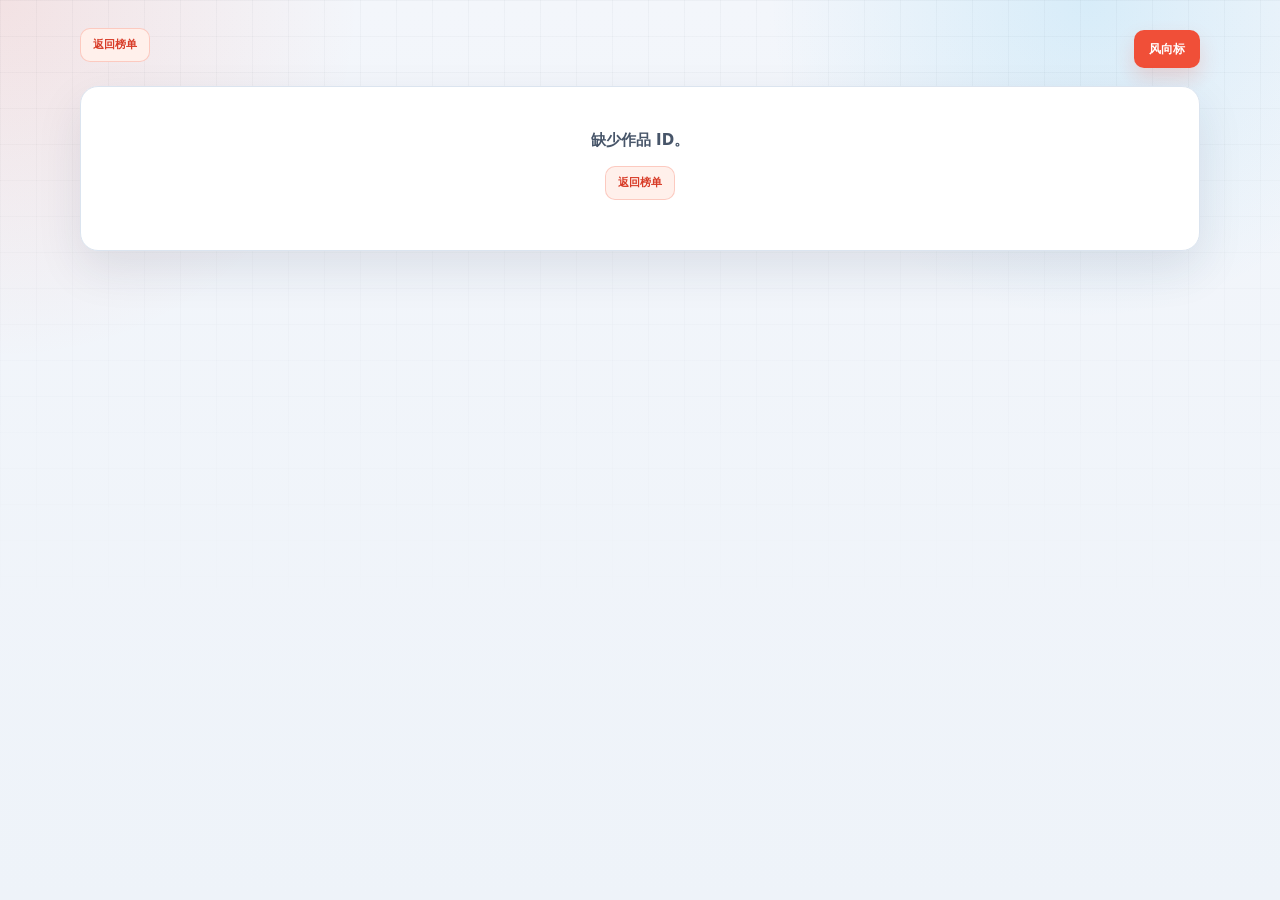
<file: book.html>
<!DOCTYPE html>
<html lang="zh-CN">
<head>
    <meta charset="UTF-8">
    <meta name="viewport" content="width=device-width, initial-scale=1.0">
    <title>作品详情 · 番茄小说榜单</title>
    <link rel="stylesheet" href="css/style.css">
    <meta name="description" content="番茄小说作品详情、在读趋势与历史上榜记录">
</head>
<body class="book-page">
    <main class="book-shell">
        <header class="book-topbar">
            <a href="index.html" class="back-link">返回榜单</a>
            <a href="trend.html" class="trend-link-btn">风向标</a>
        </header>

        <section id="book-detail" class="book-detail-page">
            <div class="book-loading">正在读取作品详情...</div>
        </section>
    </main>

    <script src="js/book.js"></script>
</body>
</html>
</file>
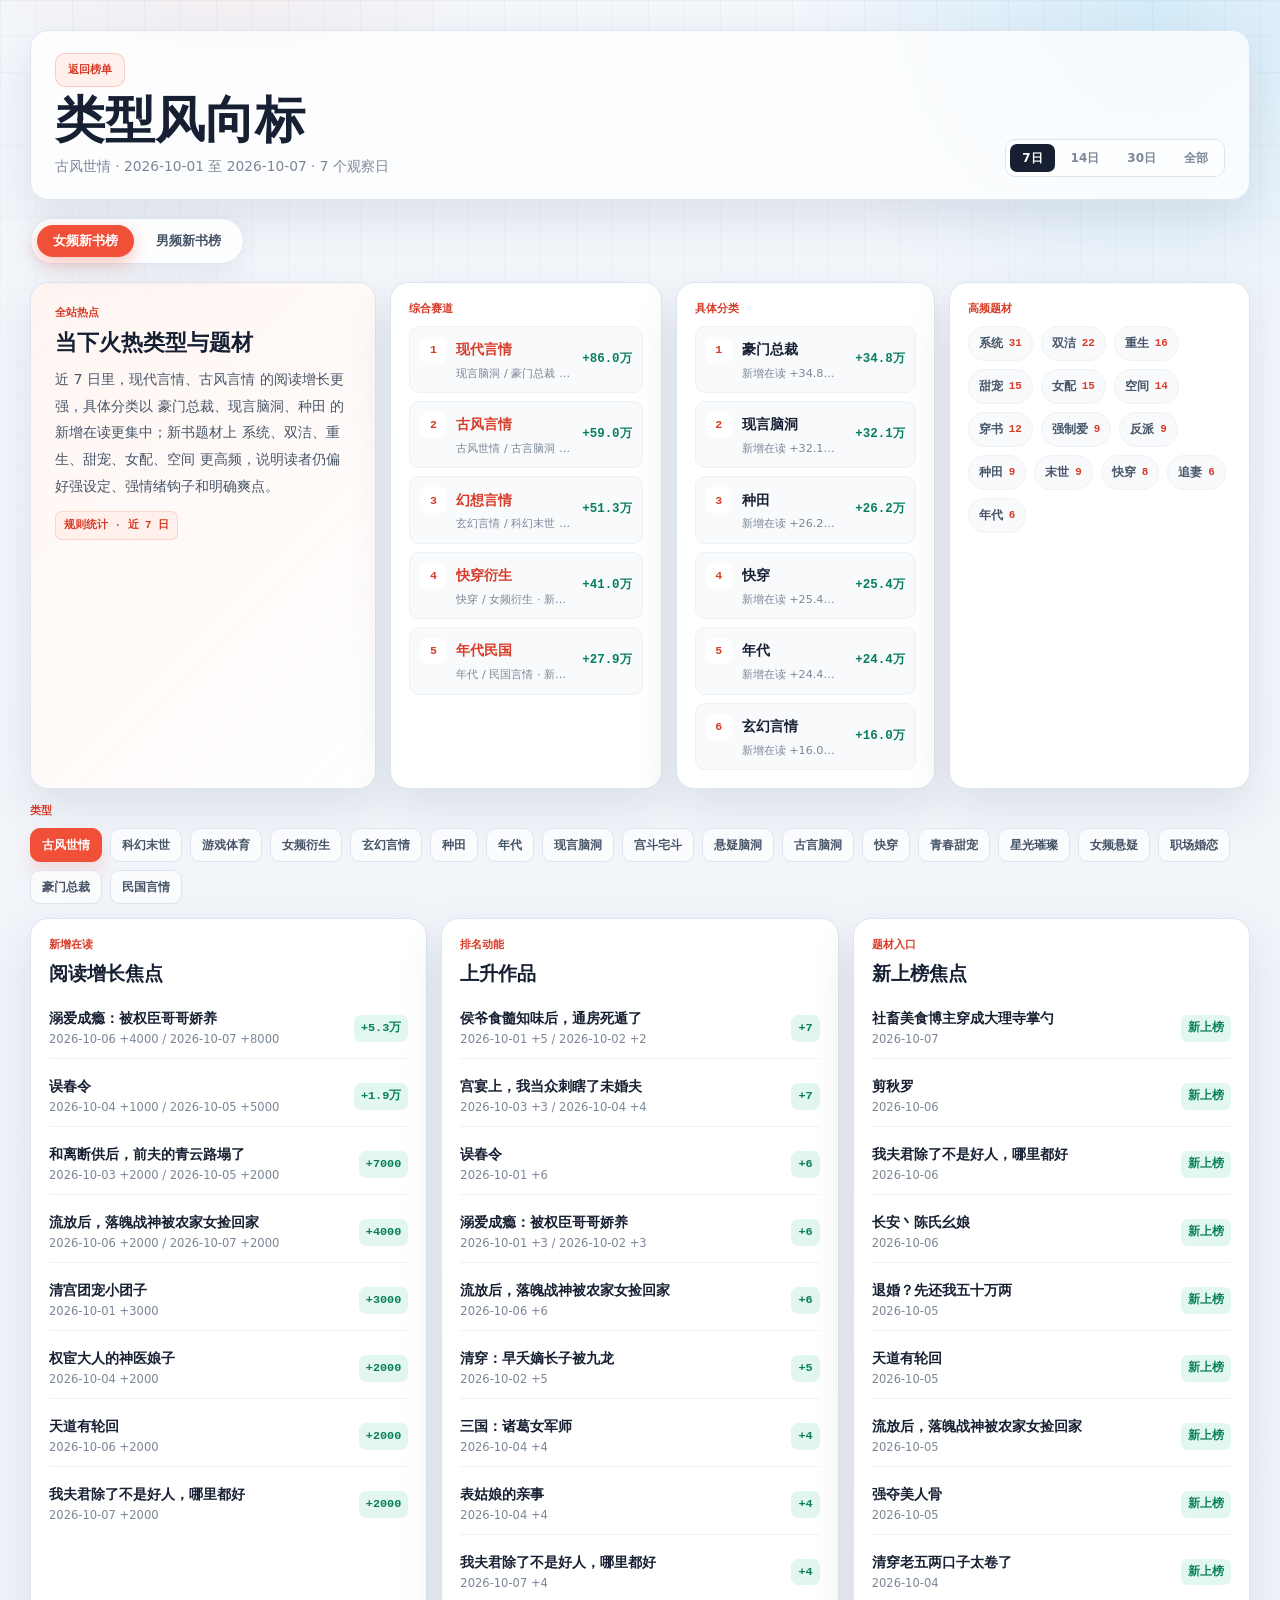
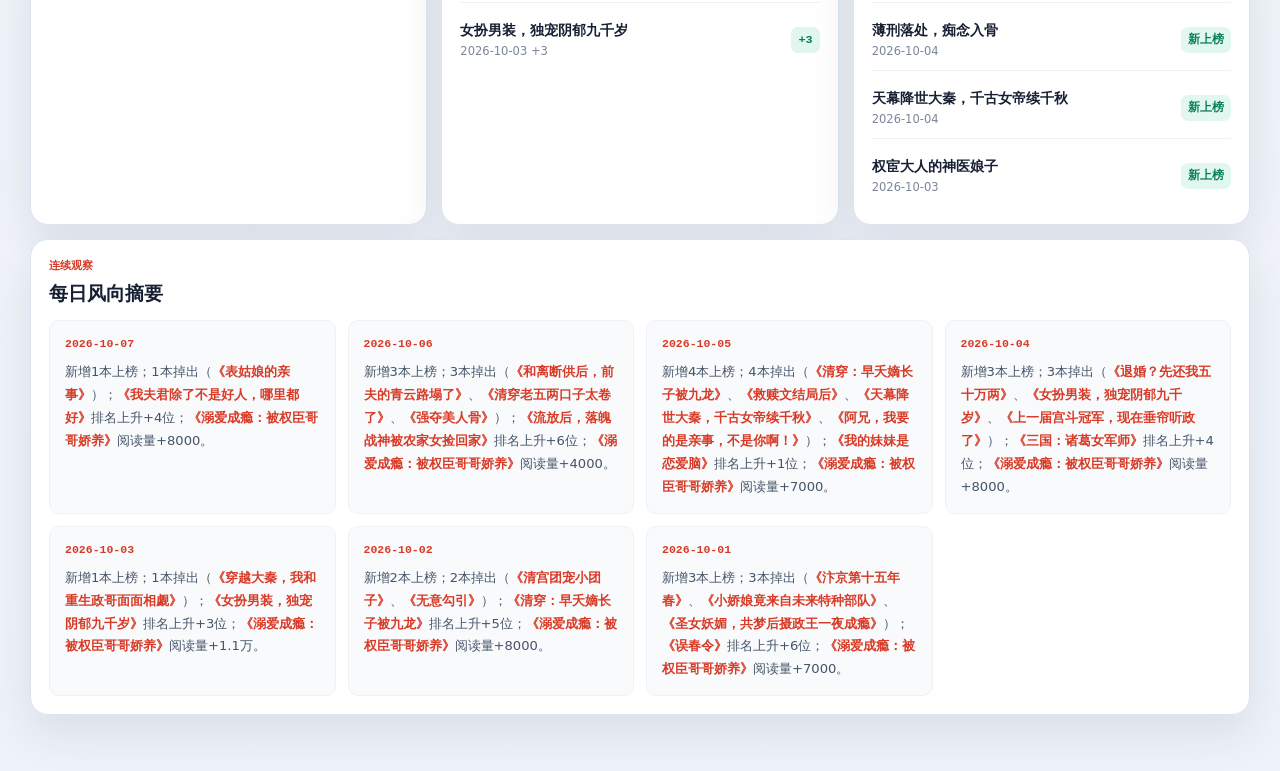
<file: trend.html>
<!DOCTYPE html>
<html lang="zh-CN">
<head>
    <meta charset="UTF-8">
    <meta name="viewport" content="width=device-width, initial-scale=1.0">
    <title>类型风向标 · 番茄小说榜单趋势分析</title>
    <link rel="stylesheet" href="css/style.css">
    <meta name="description" content="按类型聚合番茄小说女频/男频新书榜多日趋势，观察题材风向、上榜波动和阅读增长。">
</head>
<body class="trend-page">
    <div class="trend-shell">
        <header class="trend-topbar">
            <div>
                <a href="index.html" class="back-link">返回榜单</a>
                <h1>类型风向标</h1>
                <p id="trend-subtitle">加载中...</p>
            </div>
            <div class="trend-controls">
                <div class="trend-range" id="trend-range">
                    <button class="range-btn active" data-days="7">7日</button>
                    <button class="range-btn" data-days="14">14日</button>
                    <button class="range-btn" data-days="30">30日</button>
                    <button class="range-btn" data-days="all">全部</button>
                </div>
            </div>
        </header>

        <!-- 榜单切换 Tab -->
        <nav class="rank-tabs" id="rank-tabs" aria-label="榜单切换">
            <span class="loading-item">加载中...</span>
        </nav>

        <main>
            <section class="market-board">
                <article class="market-summary-card">
                    <span class="panel-kicker">全站热点</span>
                    <h2>当下火热类型与题材</h2>
                    <p id="market-summary">正在读取最新榜单和近期趋势。</p>
                    <small id="market-source" class="market-source">统计中</small>
                </article>
                <article class="market-card">
                    <span class="panel-kicker">综合赛道</span>
                    <div id="hot-genre-list" class="hot-list"></div>
                </article>
                <article class="market-card">
                    <span class="panel-kicker">具体分类</span>
                    <div id="hot-type-list" class="hot-list"></div>
                </article>
                <article class="market-card">
                    <span class="panel-kicker">高频题材</span>
                    <div id="hot-theme-list" class="theme-cloud"></div>
                </article>
            </section>

            <section class="type-filter-panel">
                <span class="panel-kicker">类型</span>
                <div id="trend-category-buttons" class="trend-category-buttons"></div>
            </section>

            <section class="trend-grid">
                <article class="trend-block">
                    <span class="panel-kicker">新增在读</span>
                    <h2>阅读增长焦点</h2>
                    <div id="reads-list" class="compact-list"></div>
                </article>

                <article class="trend-block">
                    <span class="panel-kicker">排名动能</span>
                    <h2>上升作品</h2>
                    <div id="risers-list" class="compact-list"></div>
                </article>

                <article class="trend-block">
                    <span class="panel-kicker">题材入口</span>
                    <h2>新上榜焦点</h2>
                    <div id="new-books-list" class="compact-list"></div>
                </article>

                <article class="trend-block trend-block-wide">
                    <span class="panel-kicker">连续观察</span>
                    <h2>每日风向摘要</h2>
                    <div id="summary-feed" class="summary-feed"></div>
                </article>
            </section>
        </main>
    </div>

    <script src="js/trend.js"></script>
</body>
</html>
</file>
<file: css/style.css>
/* ============================================================
   Fanqie Rank Tracker - Tomato Signal Dashboard
   Based on Open Design "dashboard": compact cards, cool surfaces,
   status-first information design. Adapted with Fanqie tomato red
   and readable Chinese data typography.
   ============================================================ */

:root {
    --bg: #f3f6fb;
    --bg-strong: #e8eef7;
    --surface: #ffffff;
    --surface-soft: #f8fafc;
    --surface-tint: #fff4f0;
    --surface-cool: #eef6ff;
    --panel: rgba(255, 255, 255, 0.86);
    --panel-solid: #ffffff;
    --border: #dbe4ef;
    --border-soft: #edf2f7;
    --border-strong: #c8d4e3;

    --text-primary: #172033;
    --text-secondary: #475569;
    --text-muted: #7b8798;
    --text-faint: #a8b3c3;

    --accent: #f04f38;
    --accent-strong: #d83b27;
    --accent-soft: rgba(240, 79, 56, 0.1);
    --accent-wash: #fff0eb;
    --accent-on: #ffffff;

    --info: #0ea5e9;
    --info-soft: rgba(14, 165, 233, 0.1);
    --green: #10b981;
    --green-soft: rgba(16, 185, 129, 0.12);
    --red: #ef4444;
    --red-soft: rgba(239, 68, 68, 0.1);
    --amber: #f59e0b;
    --amber-soft: rgba(245, 158, 11, 0.13);
    --purple: #7c3aed;

    --shadow-card: 0 18px 46px rgba(25, 39, 64, 0.1);
    --shadow-hover: 0 22px 54px rgba(25, 39, 64, 0.16);
    --ring: 0 0 0 4px rgba(240, 79, 56, 0.14);

    --radius-xl: 18px;
    --radius-lg: 14px;
    --radius-md: 10px;
    --radius-sm: 7px;
    --radius-pill: 999px;

    --sidebar-w: 282px;
    --font-display: Inter, "PingFang SC", "Microsoft YaHei", system-ui, sans-serif;
    --font-body: Inter, "PingFang SC", "Microsoft YaHei", system-ui, sans-serif;
    --font-mono: "IBM Plex Mono", "SFMono-Regular", Consolas, ui-monospace, monospace;
}

* {
    box-sizing: border-box;
    margin: 0;
    padding: 0;
}

html {
    color-scheme: light;
}

body {
    min-height: 100vh;
    background:
        radial-gradient(circle at top left, rgba(240, 79, 56, 0.12), transparent 360px),
        radial-gradient(circle at 85% 0, rgba(14, 165, 233, 0.12), transparent 320px),
        linear-gradient(180deg, var(--bg) 0%, #eef3f9 100%);
    color: var(--text-primary);
    font-family: var(--font-body);
    font-size: 15px;
    line-height: 1.55;
    overflow-x: hidden;
    -webkit-font-smoothing: antialiased;
    text-rendering: optimizeLegibility;
}

body::before {
    content: "";
    position: fixed;
    inset: 0;
    pointer-events: none;
    background-image:
        linear-gradient(rgba(23, 32, 51, 0.035) 1px, transparent 1px),
        linear-gradient(90deg, rgba(23, 32, 51, 0.035) 1px, transparent 1px);
    background-size: 36px 36px;
    mask-image: linear-gradient(180deg, rgba(0, 0, 0, 0.85), transparent 70%);
    z-index: -1;
}

button,
select,
input {
    font: inherit;
}

button,
a,
select {
    -webkit-tap-highlight-color: transparent;
}

button:focus-visible,
a:focus-visible,
select:focus-visible,
input:focus-visible {
    outline: none;
    box-shadow: var(--ring);
}

::selection {
    background: rgba(240, 79, 56, 0.2);
    color: var(--text-primary);
}

::-webkit-scrollbar {
    width: 10px;
    height: 10px;
}

::-webkit-scrollbar-track {
    background: transparent;
}

::-webkit-scrollbar-thumb {
    background: #cbd6e4;
    border: 3px solid transparent;
    border-radius: var(--radius-pill);
    background-clip: content-box;
}

::-webkit-scrollbar-thumb:hover {
    background: #aebbd0;
    border: 3px solid transparent;
    background-clip: content-box;
}

.app-container {
    display: flex;
    min-height: 100vh;
}

/* ===== Sidebar ===== */
.sidebar {
    width: var(--sidebar-w);
    flex-shrink: 0;
    position: sticky;
    top: 0;
    z-index: 100;
    height: 100vh;
    padding: 24px 14px;
    overflow-y: auto;
    background: rgba(255, 255, 255, 0.78);
    border-right: 1px solid var(--border);
    backdrop-filter: blur(18px);
    -webkit-backdrop-filter: blur(18px);
    transition: transform 0.22s cubic-bezier(0.2, 0, 0, 1);
}

.sidebar-header {
    margin-bottom: 22px;
    padding: 14px 12px 18px;
    border-bottom: 1px solid var(--border-soft);
}

.sidebar-header h1 {
    position: relative;
    padding-left: 18px;
    color: var(--text-primary);
    font-family: var(--font-display);
    font-size: 1.2rem;
    font-weight: 760;
    line-height: 1.2;
}

.sidebar-header h1::before {
    content: "";
    position: absolute;
    left: 0;
    top: 0.18em;
    width: 8px;
    height: 1.05em;
    border-radius: var(--radius-pill);
    background: linear-gradient(180deg, var(--accent), var(--info));
}

.sidebar-subtitle {
    margin-top: 7px;
    color: var(--text-secondary);
    font-size: 0.78rem;
    font-weight: 650;
}

.update-date {
    display: inline-flex;
    margin-top: 10px;
    padding: 5px 8px;
    border: 1px solid var(--border);
    border-radius: var(--radius-sm);
    background: var(--surface-soft);
    color: var(--text-muted);
    font-family: var(--font-mono);
    font-size: 0.68rem;
    font-weight: 650;
}

.category-nav ul {
    list-style: none;
}

.category-nav li {
    min-height: 38px;
    margin-bottom: 4px;
    padding: 9px 10px;
    border: 1px solid transparent;
    border-radius: var(--radius-md);
    color: var(--text-secondary);
    cursor: pointer;
    display: flex;
    align-items: center;
    justify-content: space-between;
    gap: 8px;
    font-size: 0.88rem;
    font-weight: 620;
    transition:
        background-color 0.18s ease,
        border-color 0.18s ease,
        color 0.18s ease,
        transform 0.18s ease;
}

.category-nav li:hover {
    background: var(--surface-soft);
    border-color: var(--border);
    color: var(--text-primary);
    transform: translateX(2px);
}

.category-nav li.active {
    background: var(--accent-wash);
    border-color: rgba(240, 79, 56, 0.22);
    color: var(--accent-strong);
}

.cat-badge {
    min-width: 28px;
    padding: 2px 7px;
    border-radius: var(--radius-pill);
    font-family: var(--font-mono);
    font-size: 0.68rem;
    font-weight: 760;
    text-align: center;
}

.cat-badge.new {
    background: var(--green-soft);
    color: #087f5b;
}

/* ===== Main Layout ===== */
.main-content {
    flex: 1;
    min-width: 0;
    padding: 28px 34px 48px;
}

.main-header {
    display: flex;
    align-items: flex-start;
    justify-content: space-between;
    gap: 20px;
    margin-bottom: 20px;
}

.header-left {
    flex-shrink: 0;
    min-width: 0;
}

.main-header h2 {
    color: var(--text-primary);
    font-family: var(--font-display);
    font-size: clamp(1.65rem, 2.4vw, 2.35rem);
    font-weight: 780;
    line-height: 1.08;
    letter-spacing: 0;
}

.main-header h2::after {
    content: "排名追踪 / 趋势信号";
    display: block;
    margin-top: 8px;
    color: var(--text-muted);
    font-family: var(--font-body);
    font-size: 0.78rem;
    font-weight: 650;
}

.header-right {
    display: flex;
    align-items: center;
    justify-content: flex-end;
    flex-wrap: wrap;
    gap: 10px;
}

.github-link-btn,
.trend-link-btn,
.preset-btn,
.date-picker-btn,
.date-nav-btn,
.mobile-menu-btn,
.range-btn,
.category-chip,
.back-link,
.source-link-btn,
.hot-type-row,
.book-copy-btn {
    transition:
        background-color 0.18s ease,
        border-color 0.18s ease,
        color 0.18s ease,
        box-shadow 0.18s ease,
        transform 0.18s ease;
}

.github-link-btn {
    min-height: 36px;
    padding: 8px 12px;
    border: 1px solid var(--border);
    border-radius: var(--radius-md);
    background: var(--surface);
    color: var(--text-primary);
    display: inline-flex;
    align-items: center;
    justify-content: center;
    gap: 7px;
    font-size: 0.78rem;
    font-weight: 760;
    text-decoration: none;
    white-space: nowrap;
}

.github-link-btn svg {
    width: 16px;
    height: 16px;
    fill: currentColor;
    flex: 0 0 auto;
}

.github-link-btn:hover {
    border-color: var(--text-primary);
    background: var(--text-primary);
    color: #ffffff;
    transform: translateY(-1px);
}

.trend-link-btn {
    min-height: 36px;
    padding: 8px 14px;
    border: 1px solid rgba(240, 79, 56, 0.24);
    border-radius: var(--radius-md);
    background: var(--accent);
    color: var(--accent-on);
    display: inline-flex;
    align-items: center;
    justify-content: center;
    font-size: 0.78rem;
    font-weight: 760;
    text-decoration: none;
    white-space: nowrap;
    box-shadow: 0 10px 20px rgba(240, 79, 56, 0.18);
}

.trend-link-btn:hover {
    background: var(--accent-strong);
    transform: translateY(-1px);
}

.date-presets,
.trend-range {
    display: inline-flex;
    gap: 4px;
    padding: 4px;
    border: 1px solid var(--border);
    border-radius: var(--radius-md);
    background: rgba(255, 255, 255, 0.7);
}

.preset-btn,
.range-btn {
    height: 28px;
    padding: 0 12px;
    border: 0;
    border-radius: var(--radius-sm);
    background: transparent;
    color: var(--text-muted);
    cursor: pointer;
    font-size: 0.75rem;
    font-weight: 720;
    white-space: nowrap;
}

.preset-btn:hover,
.range-btn:hover {
    background: var(--surface-soft);
    color: var(--text-primary);
}

.preset-btn.active,
.range-btn.active {
    background: var(--text-primary);
    color: #ffffff;
}

.date-picker-wrap {
    display: inline-flex;
    align-items: center;
    gap: 5px;
    position: relative;
}

.date-picker-btn {
    min-height: 36px;
    padding: 8px 12px;
    border: 1px solid var(--border);
    border-radius: var(--radius-md);
    background: var(--surface);
    color: var(--text-secondary);
    cursor: pointer;
    display: inline-flex;
    align-items: center;
    gap: 7px;
    font-family: var(--font-mono);
    font-size: 0.76rem;
    font-weight: 650;
    white-space: nowrap;
}

.date-picker-btn:hover {
    border-color: rgba(240, 79, 56, 0.28);
    color: var(--accent-strong);
}

.date-picker-btn .date-icon {
    color: var(--accent);
    font-size: 0.76rem;
}

.date-nav-btn {
    width: 34px;
    height: 34px;
    border: 1px solid var(--border);
    border-radius: var(--radius-md);
    background: var(--surface);
    color: var(--text-muted);
    cursor: pointer;
    display: inline-flex;
    align-items: center;
    justify-content: center;
    font-size: 0.68rem;
}

.date-nav-btn:hover:not(:disabled) {
    border-color: var(--accent);
    color: var(--accent-strong);
    transform: translateY(-1px);
}

.date-nav-btn:disabled {
    opacity: 0.42;
    cursor: not-allowed;
}

.date-picker-btn.is-historical {
    background: var(--accent-wash);
    border-color: rgba(240, 79, 56, 0.28);
    color: var(--accent-strong);
}

.date-input-hidden {
    position: absolute;
    top: 100%;
    right: 0;
    width: 0;
    height: 0;
    border: 0;
    opacity: 0;
    pointer-events: none;
}

.mobile-menu-btn {
    display: none;
    width: 38px;
    height: 38px;
    border: 1px solid var(--border);
    border-radius: var(--radius-md);
    background: var(--surface);
    color: var(--text-primary);
    cursor: pointer;
    font-size: 1rem;
}

.mobile-menu-btn:hover {
    border-color: var(--accent);
    color: var(--accent);
}

/* ===== Trend Panel ===== */
.trend-panel {
    display: grid;
    grid-template-columns: 1fr;
    margin-bottom: 20px;
}

.trend-ai {
    position: relative;
    min-height: 160px;
    padding: 22px 24px 24px;
    border: 1px solid rgba(240, 79, 56, 0.18);
    border-radius: var(--radius-xl);
    background:
        linear-gradient(135deg, rgba(255, 244, 240, 0.9), rgba(255, 255, 255, 0.96)),
        var(--surface);
    box-shadow: var(--shadow-card);
    overflow: hidden;
}

.trend-ai::before {
    content: "";
    position: absolute;
    inset: 0 auto 0 0;
    width: 5px;
    background: linear-gradient(180deg, var(--accent), var(--amber), var(--info));
}

.ai-label,
.panel-kicker,
.back-link {
    color: var(--accent-strong);
    font-family: var(--font-mono);
    font-size: 0.68rem;
    font-weight: 760;
    letter-spacing: 0;
    text-transform: uppercase;
}

.ai-label {
    margin-bottom: 12px;
}

.ai-content {
    color: var(--text-secondary);
    font-size: 0.92rem;
    line-height: 1.85;
    white-space: pre-wrap;
    user-select: text;
}

.ai-content strong,
.summary-item strong {
    padding: 1px 5px;
    border-radius: 4px;
    background: var(--accent-soft);
    color: var(--accent-strong);
    font-weight: 760;
}

.ai-content em {
    color: #087f5b;
    font-style: normal;
    font-weight: 720;
}

.ai-content .cursor {
    display: inline-block;
    width: 2px;
    height: 1.05em;
    margin-left: 2px;
    background: var(--accent);
    vertical-align: text-bottom;
    animation: blink 0.8s steps(1) infinite;
}

@keyframes blink {
    0%, 100% { opacity: 1; }
    50% { opacity: 0; }
}

.ai-loading,
.muted-line {
    color: var(--text-muted);
    font-size: 0.86rem;
}

/* ===== Book Grid ===== */
.books-waterfall {
    display: grid;
    grid-template-columns: repeat(auto-fill, minmax(292px, 1fr));
    gap: 16px;
    align-items: start;
}

.book-card {
    position: relative;
    display: grid;
    grid-template-columns: 98px minmax(0, 1fr);
    min-height: 188px;
    overflow: hidden;
    border: 1px solid var(--border);
    border-radius: var(--radius-xl);
    background: var(--surface);
    color: inherit;
    text-decoration: none;
    box-shadow: var(--shadow-card);
    user-select: text;
    -webkit-user-select: text;
    transition:
        border-color 0.2s ease,
        box-shadow 0.2s ease,
        transform 0.2s ease;
}

.book-card:hover {
    border-color: rgba(240, 79, 56, 0.3);
    box-shadow: var(--shadow-hover);
    transform: translateY(-3px);
}

.book-cover {
    min-height: 188px;
    background:
        linear-gradient(135deg, rgba(240, 79, 56, 0.18), rgba(14, 165, 233, 0.12)),
        var(--surface-cool);
    overflow: hidden;
    position: relative;
}

.book-cover img {
    width: 100%;
    height: 100%;
    min-height: 188px;
    object-fit: cover;
    display: block;
    transition: transform 0.5s ease;
}

.book-card:hover .book-cover img {
    transform: scale(1.04);
}

.no-cover {
    height: 100%;
    min-height: 188px;
    padding: 12px;
    color: var(--text-muted);
    display: flex;
    align-items: center;
    justify-content: center;
    font-size: 0.78rem;
    text-align: center;
}

.book-info {
    min-width: 0;
    padding: 14px 14px 13px;
    display: flex;
    flex-direction: column;
    gap: 8px;
}

.book-title {
    color: var(--text-primary);
    display: -webkit-box;
    overflow: hidden;
    font-family: var(--font-display);
    font-size: 0.98rem;
    font-weight: 760;
    letter-spacing: 0;
    line-height: 1.45;
    -webkit-box-orient: vertical;
    -webkit-line-clamp: 2;
}

.book-meta {
    display: flex;
    align-items: center;
    justify-content: space-between;
    gap: 8px;
    color: var(--text-muted);
    font-size: 0.75rem;
}

.book-author {
    min-width: 0;
    overflow: hidden;
    color: var(--text-secondary);
    font-weight: 650;
    text-overflow: ellipsis;
    white-space: nowrap;
}

.book-reads {
    flex-shrink: 0;
    padding: 3px 7px;
    border: 1px solid rgba(240, 79, 56, 0.18);
    border-radius: var(--radius-pill);
    background: var(--accent-wash);
    color: var(--accent-strong);
    font-family: var(--font-mono);
    font-size: 0.68rem;
    font-weight: 700;
}

.book-intro {
    color: var(--text-muted);
    display: -webkit-box;
    overflow: hidden;
    font-size: 0.78rem;
    line-height: 1.65;
    -webkit-box-orient: vertical;
    -webkit-line-clamp: 3;
}

.book-rank {
    position: absolute;
    left: 10px;
    top: 10px;
    z-index: 10;
    min-width: 32px;
    padding: 4px 8px;
    border: 1px solid rgba(255, 255, 255, 0.42);
    border-radius: var(--radius-md);
    background: rgba(23, 32, 51, 0.78);
    color: #ffffff;
    font-family: var(--font-mono);
    font-size: 0.76rem;
    font-weight: 800;
    text-align: center;
    backdrop-filter: blur(10px);
    -webkit-backdrop-filter: blur(10px);
}

.rank-1 {
    background: linear-gradient(135deg, #ff6a3d, #f59e0b);
    border-color: transparent;
}

.rank-2 {
    background: linear-gradient(135deg, #64748b, #94a3b8);
    border-color: transparent;
}

.rank-3 {
    background: linear-gradient(135deg, #9a6b3d, #d19b61);
    border-color: transparent;
}

.book-change {
    position: absolute;
    right: 10px;
    top: 10px;
    z-index: 10;
    padding: 4px 8px;
    border-radius: var(--radius-md);
    background: rgba(255, 255, 255, 0.86);
    border: 1px solid var(--border);
    font-family: var(--font-mono);
    font-size: 0.68rem;
    font-weight: 800;
    backdrop-filter: blur(10px);
    -webkit-backdrop-filter: blur(10px);
}

.book-change.up {
    color: #087f5b;
}

.book-change.down {
    color: #b91c1c;
}

.book-change.new {
    color: #9a5b00;
}

.book-copy-btn {
    width: max-content;
    max-width: 100%;
    margin-top: auto;
    padding: 6px 10px;
    border: 1px solid var(--border);
    border-radius: var(--radius-md);
    background: var(--surface-soft);
    color: var(--text-secondary);
    cursor: pointer;
    font-size: 0.74rem;
    font-weight: 720;
    white-space: nowrap;
}

.book-copy-btn:hover {
    border-color: rgba(240, 79, 56, 0.28);
    background: var(--accent-wash);
    color: var(--accent-strong);
    transform: translateY(-1px);
}

.book-copy-btn.copied {
    border-color: rgba(16, 185, 129, 0.24);
    background: var(--green-soft);
    color: #087f5b;
}

.empty-state {
    grid-column: 1 / -1;
    padding: 56px 20px;
    border: 1px dashed var(--border-strong);
    border-radius: var(--radius-xl);
    background: rgba(255, 255, 255, 0.72);
    color: var(--text-secondary);
    text-align: center;
}

.empty-state p {
    margin-bottom: 6px;
    font-size: 1rem;
    font-weight: 720;
}

.empty-state .empty-hint {
    color: var(--text-muted);
    font-size: 0.84rem;
    font-weight: 500;
}

/* ===== Book Detail Page ===== */
.book-page {
    min-height: 100vh;
}

.book-shell {
    width: min(1120px, calc(100% - 48px));
    margin: 0 auto;
    padding: 28px 0 56px;
}

.book-topbar {
    margin-bottom: 16px;
    display: flex;
    align-items: center;
    justify-content: space-between;
    gap: 12px;
}

.book-detail-page {
    display: grid;
    gap: 16px;
}

.book-loading,
.book-empty-state {
    padding: 42px 24px;
    border: 1px solid var(--border);
    border-radius: var(--radius-xl);
    background: var(--panel-solid);
    color: var(--text-secondary);
    box-shadow: var(--shadow-card);
    text-align: center;
}

.book-empty-state p {
    margin-bottom: 14px;
    font-weight: 720;
}

.book-detail-hero {
    padding: 22px;
    border: 1px solid var(--border);
    border-radius: var(--radius-xl);
    background:
        linear-gradient(135deg, rgba(255, 244, 240, 0.88), rgba(255, 255, 255, 0.95)),
        var(--surface);
    box-shadow: var(--shadow-card);
    display: grid;
    grid-template-columns: 180px minmax(0, 1fr);
    gap: 22px;
}

.detail-cover {
    min-height: 256px;
    overflow: hidden;
    border-radius: var(--radius-lg);
    background:
        linear-gradient(135deg, rgba(240, 79, 56, 0.18), rgba(14, 165, 233, 0.12)),
        var(--surface-cool);
}

.detail-cover img {
    width: 100%;
    height: 100%;
    min-height: 256px;
    object-fit: cover;
    display: block;
}

.detail-main {
    min-width: 0;
    display: flex;
    flex-direction: column;
    align-items: flex-start;
}

.detail-main h1 {
    margin-bottom: 8px;
    color: var(--text-primary);
    font-family: var(--font-display);
    font-size: clamp(1.7rem, 3vw, 2.6rem);
    font-weight: 800;
    line-height: 1.12;
}

.detail-author {
    color: var(--text-secondary);
    font-size: 0.9rem;
    font-weight: 650;
}

.detail-stats {
    width: 100%;
    margin: 18px 0;
    display: grid;
    grid-template-columns: repeat(3, minmax(0, 1fr));
    gap: 10px;
}

.detail-stats span {
    min-width: 0;
    padding: 12px;
    border: 1px solid var(--border-soft);
    border-radius: var(--radius-md);
    background: rgba(255, 255, 255, 0.7);
}

.detail-stats strong,
.detail-stats small {
    display: block;
}

.detail-stats strong {
    color: var(--accent-strong);
    font-family: var(--font-mono);
    font-size: 1rem;
    font-weight: 800;
}

.detail-stats small {
    margin-top: 4px;
    color: var(--text-muted);
    font-size: 0.72rem;
    font-weight: 700;
}

.detail-intro {
    color: var(--text-secondary);
    font-size: 0.92rem;
    line-height: 1.9;
}

.source-link-btn {
    min-height: 38px;
    padding: 9px 14px;
    border: 1px solid rgba(240, 79, 56, 0.24);
    border-radius: var(--radius-md);
    background: var(--accent);
    color: var(--accent-on);
    display: inline-flex;
    align-items: center;
    justify-content: center;
    font-size: 0.82rem;
    font-weight: 760;
    text-decoration: none;
    white-space: nowrap;
    box-shadow: 0 10px 20px rgba(240, 79, 56, 0.18);
}

.detail-actions {
    margin-top: 18px;
    display: flex;
    flex-wrap: wrap;
    gap: 10px;
}

.detail-actions .book-copy-btn {
    min-height: 38px;
    margin-top: 0;
}

.source-link-btn:hover {
    background: var(--accent-strong);
    transform: translateY(-1px);
}

.book-detail-grid {
    display: grid;
    grid-template-columns: minmax(0, 1.4fr) minmax(280px, 0.8fr);
    gap: 16px;
}

.detail-panel {
    padding: 18px;
    border: 1px solid var(--border);
    border-radius: var(--radius-xl);
    background: var(--panel-solid);
    box-shadow: var(--shadow-card);
}

.detail-panel h2 {
    margin-bottom: 14px;
    color: var(--text-primary);
    font-size: 1.18rem;
    font-weight: 760;
}

.reads-chart-wrap {
    width: 100%;
    overflow-x: auto;
}

.reads-chart-frame {
    position: relative;
    min-width: 620px;
}

.reads-chart {
    display: block;
    width: 100%;
    height: auto;
}

.chart-grid {
    stroke: rgba(219, 228, 239, 0.72);
    stroke-width: 1;
}

.chart-axis-base {
    stroke: var(--border-strong);
    stroke-width: 1;
}

.chart-axis-label,
.chart-date-label {
    fill: var(--text-muted);
    font-family: var(--font-mono);
    font-size: 0.68rem;
    font-weight: 650;
}

.reads-line {
    fill: none;
    stroke: var(--accent);
    stroke-width: 2.4;
    stroke-linecap: round;
    stroke-linejoin: round;
}

.chart-hover-line {
    opacity: 0;
    stroke: var(--border-strong);
    stroke-dasharray: 4 4;
    stroke-width: 1;
}

.chart-hover-line.show {
    opacity: 1;
}

.reads-hover-point {
    opacity: 0;
    fill: var(--accent);
    stroke: #ffffff;
    stroke-width: 2.4;
}

.reads-hover-point.show {
    opacity: 1;
}

.chart-hit-area {
    fill: transparent;
    cursor: crosshair;
    pointer-events: all;
}

.reads-tooltip {
    position: absolute;
    z-index: 5;
    min-width: 178px;
    padding: 14px 16px;
    border: 1px solid var(--border-soft);
    border-radius: var(--radius-sm);
    background: var(--surface);
    box-shadow: var(--shadow-card);
    color: var(--text-secondary);
    pointer-events: none;
}

.reads-tooltip time {
    display: block;
    margin-bottom: 10px;
    padding-bottom: 10px;
    border-bottom: 1px solid var(--border-soft);
    color: var(--text-muted);
    font-family: var(--font-mono);
    font-size: 0.74rem;
    font-weight: 650;
}

.reads-tooltip div {
    display: grid;
    grid-template-columns: auto 1fr auto;
    align-items: center;
    gap: 8px;
    font-size: 0.8rem;
}

.reads-tooltip i {
    width: 7px;
    height: 7px;
    border-radius: var(--radius-pill);
    background: var(--accent);
}

.reads-tooltip strong {
    color: var(--text-primary);
    font-family: var(--font-mono);
    font-size: 0.78rem;
    font-weight: 800;
}

.book-history-list {
    display: flex;
    flex-direction: column;
}

.book-history-row {
    padding: 10px 0;
    border-bottom: 1px solid var(--border-soft);
    display: grid;
    grid-template-columns: minmax(76px, auto) minmax(0, 1fr) auto;
    align-items: center;
    gap: 10px;
}

.book-history-row:last-child {
    border-bottom: 0;
}

.book-history-row time {
    color: var(--accent-strong);
    font-family: var(--font-mono);
    font-size: 0.72rem;
    font-weight: 760;
}

.book-history-row strong {
    min-width: 0;
    overflow: hidden;
    color: var(--text-primary);
    font-size: 0.82rem;
    font-weight: 720;
    text-overflow: ellipsis;
    white-space: nowrap;
}

.book-history-row span {
    color: #087f5b;
    font-family: var(--font-mono);
    font-size: 0.74rem;
    font-weight: 800;
}

.copy-toast {
    position: fixed;
    left: 50%;
    bottom: 28px;
    z-index: 9999;
    padding: 10px 18px;
    border: 1px solid rgba(16, 185, 129, 0.22);
    border-radius: var(--radius-pill);
    background: rgba(255, 255, 255, 0.92);
    box-shadow: var(--shadow-card);
    color: #087f5b;
    font-size: 0.8rem;
    font-weight: 720;
    opacity: 0;
    pointer-events: none;
    transform: translateX(-50%) translateY(16px);
    transition: all 0.22s ease;
}

.copy-toast.show {
    opacity: 1;
    transform: translateX(-50%) translateY(0);
}

/* ===== Trend Analysis Page ===== */
.trend-page {
    background:
        radial-gradient(circle at 18% -10%, rgba(240, 79, 56, 0.14), transparent 340px),
        radial-gradient(circle at 90% 0, rgba(14, 165, 233, 0.14), transparent 360px),
        linear-gradient(180deg, #f3f6fb 0%, #eef3f9 100%);
}

.trend-shell {
    width: min(1220px, calc(100% - 48px));
    margin: 0 auto;
    padding: 30px 0 56px;
}

.trend-topbar {
    margin-bottom: 18px;
    padding: 22px 24px;
    border: 1px solid var(--border);
    border-radius: var(--radius-xl);
    background: rgba(255, 255, 255, 0.78);
    box-shadow: var(--shadow-card);
    display: flex;
    align-items: flex-end;
    justify-content: space-between;
    gap: 22px;
}

.back-link {
    display: inline-flex;
    align-items: center;
    justify-content: center;
    margin-bottom: 8px;
    min-height: 34px;
    padding: 7px 12px;
    border: 1px solid rgba(240, 79, 56, 0.24);
    border-radius: var(--radius-md);
    background: var(--accent-wash);
    color: var(--accent-strong);
    text-decoration: none;
    font-family: var(--font-body);
    text-transform: none;
}

.back-link:hover {
    background: var(--accent);
    color: var(--accent-on);
    transform: translateY(-1px);
}

.trend-topbar h1 {
    color: var(--text-primary);
    font-family: var(--font-display);
    font-size: clamp(2rem, 4vw, 3.1rem);
    font-weight: 780;
    line-height: 1.02;
}

.trend-topbar p {
    margin-top: 10px;
    color: var(--text-muted);
    font-size: 0.86rem;
}

.trend-controls {
    display: flex;
    align-items: center;
    justify-content: flex-end;
    flex-wrap: wrap;
    gap: 10px;
}

.market-board,
.trend-grid {
    display: grid;
    gap: 14px;
}

.market-board {
    grid-template-columns: minmax(320px, 1.15fr) minmax(230px, 0.9fr) minmax(220px, 0.86fr) minmax(260px, 1fr);
    margin-bottom: 14px;
}

.type-filter-panel {
    margin-bottom: 14px;
}

.trend-category-buttons {
    display: flex;
    flex-wrap: wrap;
    gap: 8px;
}

.category-chip {
    min-height: 34px;
    padding: 7px 11px;
    border: 1px solid var(--border);
    border-radius: var(--radius-md);
    background: rgba(255, 255, 255, 0.72);
    color: var(--text-secondary);
    cursor: pointer;
    font-size: 0.78rem;
    font-weight: 720;
    line-height: 1;
    white-space: nowrap;
}

.category-chip:hover {
    border-color: rgba(240, 79, 56, 0.28);
    background: var(--accent-wash);
    color: var(--accent-strong);
    transform: translateY(-1px);
}

.category-chip.active {
    border-color: var(--accent);
    background: var(--accent);
    color: var(--accent-on);
    box-shadow: 0 10px 20px rgba(240, 79, 56, 0.16);
}

.trend-grid {
    grid-template-columns: repeat(3, minmax(0, 1fr));
}

.market-summary-card,
.market-card,
.trend-block {
    border: 1px solid var(--border);
    border-radius: var(--radius-xl);
    background: var(--panel-solid);
    box-shadow: var(--shadow-card);
}

.market-summary-card {
    padding: 22px 24px;
    background:
        linear-gradient(135deg, rgba(255, 244, 240, 0.88), rgba(255, 255, 255, 0.95)),
        var(--surface);
}

.market-summary-card h2 {
    margin-bottom: 10px;
    color: var(--text-primary);
    font-size: 1.35rem;
    font-weight: 760;
    line-height: 1.22;
}

.market-summary-card p {
    color: var(--text-secondary);
    font-size: 0.9rem;
    line-height: 1.85;
}

.market-source {
    display: inline-flex;
    margin-top: 12px;
    padding: 5px 8px;
    border: 1px solid rgba(240, 79, 56, 0.18);
    border-radius: var(--radius-sm);
    background: var(--accent-wash);
    color: var(--accent-strong);
    font-family: var(--font-mono);
    font-size: 0.68rem;
    font-weight: 760;
}

.market-card,
.trend-block {
    padding: 18px;
}

.panel-kicker {
    display: block;
    margin-bottom: 8px;
}

.hot-list,
.compact-list {
    display: flex;
    flex-direction: column;
    gap: 8px;
}

.hot-type-row {
    width: 100%;
    padding: 10px;
    border: 1px solid var(--border-soft);
    border-radius: var(--radius-md);
    background: var(--surface-soft);
    color: inherit;
    cursor: pointer;
    display: grid;
    grid-template-columns: 26px minmax(0, 1fr) auto;
    align-items: center;
    column-gap: 10px;
    row-gap: 2px;
    text-align: left;
}

.hot-type-row:not(.hot-type-row-static):hover {
    border-color: rgba(240, 79, 56, 0.24);
    background: var(--accent-wash);
    transform: translateY(-1px);
}

.hot-type-row-static {
    cursor: default;
}

.hot-type-row span {
    width: 26px;
    height: 26px;
    border-radius: var(--radius-sm);
    background: var(--surface);
    color: var(--accent-strong);
    display: inline-flex;
    align-items: center;
    justify-content: center;
    font-family: var(--font-mono);
    font-size: 0.72rem;
    font-weight: 800;
}

.hot-type-row strong {
    min-width: 0;
    overflow: hidden;
    color: var(--text-primary);
    font-size: 0.88rem;
    font-weight: 760;
    text-overflow: ellipsis;
    white-space: nowrap;
}

.hot-type-row small {
    grid-column: 2 / 3;
    min-width: 0;
    overflow: hidden;
    color: var(--text-muted);
    font-size: 0.7rem;
    text-overflow: ellipsis;
    white-space: nowrap;
}

.hot-type-row em {
    grid-column: 3 / 4;
    grid-row: 1 / 3;
    color: #087f5b;
    font-family: var(--font-mono);
    font-size: 0.78rem;
    font-style: normal;
    font-weight: 800;
}

.genre-row strong {
    color: var(--accent-strong);
}

.theme-cloud {
    display: flex;
    align-content: flex-start;
    flex-wrap: wrap;
    gap: 8px;
}

.theme-chip {
    padding: 7px 10px;
    border: 1px solid var(--border-soft);
    border-radius: var(--radius-pill);
    background: var(--surface-soft);
    color: var(--text-secondary);
    display: inline-flex;
    align-items: center;
    gap: 6px;
    font-size: 0.77rem;
    font-weight: 720;
}

.theme-chip small {
    color: var(--accent-strong);
    font-family: var(--font-mono);
    font-size: 0.68rem;
}

.trend-block {
    min-height: 250px;
}

.trend-block-wide {
    grid-column: 1 / -1;
}

.trend-block h2 {
    margin-bottom: 14px;
    color: var(--text-primary);
    font-size: 1.18rem;
    font-weight: 760;
    line-height: 1.25;
}

.compact-row {
    padding: 9px 0;
    border-bottom: 1px solid var(--border-soft);
    display: flex;
    align-items: center;
    justify-content: space-between;
    gap: 12px;
}

.compact-row-link {
    color: inherit;
    text-decoration: none;
}

.compact-row-link:hover strong {
    color: var(--accent-strong);
}

.compact-row:last-child {
    border-bottom: 0;
}

.compact-row strong {
    color: var(--text-primary);
    display: -webkit-box;
    overflow: hidden;
    font-size: 0.88rem;
    font-weight: 720;
    line-height: 1.5;
    -webkit-box-orient: vertical;
    -webkit-line-clamp: 2;
}

.compact-row small {
    display: block;
    margin-top: 2px;
    color: var(--text-muted);
    font-size: 0.72rem;
}

.compact-row span {
    flex-shrink: 0;
    padding: 4px 7px;
    border-radius: var(--radius-sm);
    background: var(--green-soft);
    color: #087f5b;
    font-family: var(--font-mono);
    font-size: 0.74rem;
    font-weight: 800;
}

.summary-feed {
    display: grid;
    grid-template-columns: repeat(auto-fit, minmax(260px, 1fr));
    gap: 12px;
}

.summary-item {
    padding: 14px 15px;
    border: 1px solid var(--border-soft);
    border-radius: var(--radius-md);
    background: var(--surface-soft);
}

.summary-item time {
    display: block;
    margin-bottom: 8px;
    color: var(--accent-strong);
    font-family: var(--font-mono);
    font-size: 0.72rem;
    font-weight: 760;
}

.summary-item div {
    color: var(--text-secondary);
    font-size: 0.82rem;
    line-height: 1.75;
}

.book-mark {
    color: var(--accent-strong);
    font-weight: 760;
}

/* ===== Rank switch tabs ===== */
.rank-tabs {
    display: flex;
    align-items: center;
    flex-wrap: wrap;
    gap: 6px;
    padding: 6px;
    border: 1px solid var(--border);
    border-radius: var(--radius-pill);
    background: var(--panel);
    backdrop-filter: blur(8px);
    -webkit-backdrop-filter: blur(8px);
    box-shadow: 0 8px 26px rgba(25, 39, 64, 0.07);
    width: fit-content;
    max-width: 100%;
    margin-bottom: 18px;
}

.rank-tab {
    height: 32px;
    padding: 0 16px;
    border: 0;
    border-radius: var(--radius-pill);
    background: transparent;
    color: var(--text-secondary);
    cursor: pointer;
    font-size: 0.8rem;
    font-weight: 720;
    white-space: nowrap;
    transition:
        background-color 0.18s ease,
        color 0.18s ease,
        box-shadow 0.18s ease;
}

.rank-tab:hover:not(.disabled):not(.active) {
    background: var(--surface-soft);
    color: var(--text-primary);
}

.rank-tab.active {
    background: var(--accent);
    color: var(--accent-on);
    box-shadow: 0 6px 16px rgba(240, 79, 56, 0.32);
}

.rank-tab.disabled {
    color: var(--text-faint);
    cursor: not-allowed;
    opacity: 0.6;
}

.rank-tabs .loading-item {
    padding: 0 14px;
    color: var(--text-muted);
    font-size: 0.78rem;
    font-weight: 640;
}

.detail-ranks {
    display: flex;
    flex-wrap: wrap;
    gap: 6px;
    margin: 10px 0 4px;
}

.detail-rank-badge {
    padding: 3px 10px;
    border: 1px solid var(--border);
    border-radius: var(--radius-pill);
    background: var(--surface-soft);
    color: var(--text-secondary);
    font-size: 0.72rem;
    font-weight: 700;
}

.detail-rank-badge.primary {
    border-color: rgba(240, 79, 56, 0.36);
    background: var(--accent-soft);
    color: var(--accent-strong);
}

/* ===== Responsive ===== */
@media (max-width: 1180px) {
    .trend-panel,
    .market-board {
        grid-template-columns: 1fr;
    }

    .trend-grid {
        grid-template-columns: repeat(2, minmax(0, 1fr));
    }
}

@media (max-width: 860px) {
    .sidebar {
        position: fixed;
        left: 0;
        top: 0;
        z-index: 1000;
        width: min(86vw, 300px);
        box-shadow: 18px 0 48px rgba(25, 39, 64, 0.24);
        transform: translateX(-100%);
    }

    .sidebar.open {
        transform: translateX(0);
    }

    .sidebar-overlay {
        position: fixed;
        inset: 0;
        z-index: 999;
        display: none;
        background: rgba(23, 32, 51, 0.34);
        backdrop-filter: blur(3px);
        -webkit-backdrop-filter: blur(3px);
    }

    .sidebar-overlay.show {
        display: block;
    }

    .mobile-menu-btn {
        display: inline-flex;
        align-items: center;
        justify-content: center;
    }

    .main-content {
        padding: 18px 14px 36px;
    }

    .main-header {
        display: grid;
        grid-template-columns: 38px minmax(0, 1fr);
        align-items: flex-start;
        column-gap: 10px;
        row-gap: 12px;
    }

    .trend-topbar {
        align-items: flex-start;
        flex-direction: column;
    }

    .mobile-menu-btn {
        grid-column: 1;
        grid-row: 1;
        margin-top: 2px;
    }

    .header-left {
        grid-column: 2;
        grid-row: 1;
    }

    .header-right {
        grid-column: 1 / -1;
    }

    .header-right,
    .trend-controls {
        width: 100%;
        justify-content: flex-start;
    }

    .books-waterfall,
    .book-detail-grid,
    .trend-grid {
        grid-template-columns: 1fr;
    }

    .trend-shell {
        width: min(100% - 28px, 1220px);
        padding-top: 18px;
    }

    .book-shell {
        width: min(100% - 28px, 1120px);
        padding-top: 18px;
    }

}

@media (max-width: 560px) {
    body::before {
        background-size: 28px 28px;
    }

    .main-header h2 {
        font-size: 1.46rem;
    }

    .header-right {
        gap: 8px;
    }

    .github-link-btn,
    .trend-link-btn,
    .date-picker-btn {
        min-height: 34px;
    }

    .date-presets,
    .date-picker-wrap,
    .trend-range {
        width: 100%;
        min-width: 0;
    }

    .date-presets .preset-btn,
    .trend-range .range-btn {
        flex: 1;
        min-width: 0;
        padding-inline: 6px;
    }

    .date-picker-btn {
        flex: 1;
        justify-content: center;
    }

    .trend-range {
        grid-column: 1 / -1;
        display: grid;
        grid-template-columns: repeat(4, minmax(0, 1fr));
    }

    .trend-shell {
        width: 100%;
        padding-inline: 14px;
    }

    .book-shell {
        width: 100%;
        padding-inline: 14px;
    }

    .book-detail-hero {
        grid-template-columns: 1fr;
        padding: 16px;
    }

    .detail-cover {
        width: min(180px, 100%);
        min-height: 252px;
    }

    .detail-stats {
        grid-template-columns: 1fr;
    }

    .reads-chart-frame {
        min-width: 560px;
    }

    .book-history-row {
        grid-template-columns: 1fr auto;
    }

    .book-history-row time {
        grid-column: 1 / -1;
    }

    .trend-topbar,
    .market-board,
    .trend-grid {
        width: 100%;
        max-width: 100%;
    }

    .market-summary-card,
    .market-card,
    .trend-block {
        min-width: 0;
    }

    .book-card {
        grid-template-columns: 84px minmax(0, 1fr);
        min-height: 170px;
    }

    .book-cover,
    .book-cover img,
    .no-cover {
        min-height: 170px;
    }

    .book-info {
        padding: 12px;
    }

    .book-intro {
        -webkit-line-clamp: 2;
    }

    .trend-ai,
    .trend-topbar,
    .market-summary-card,
    .market-card,
    .trend-block {
        border-radius: var(--radius-lg);
    }
}
</file>
